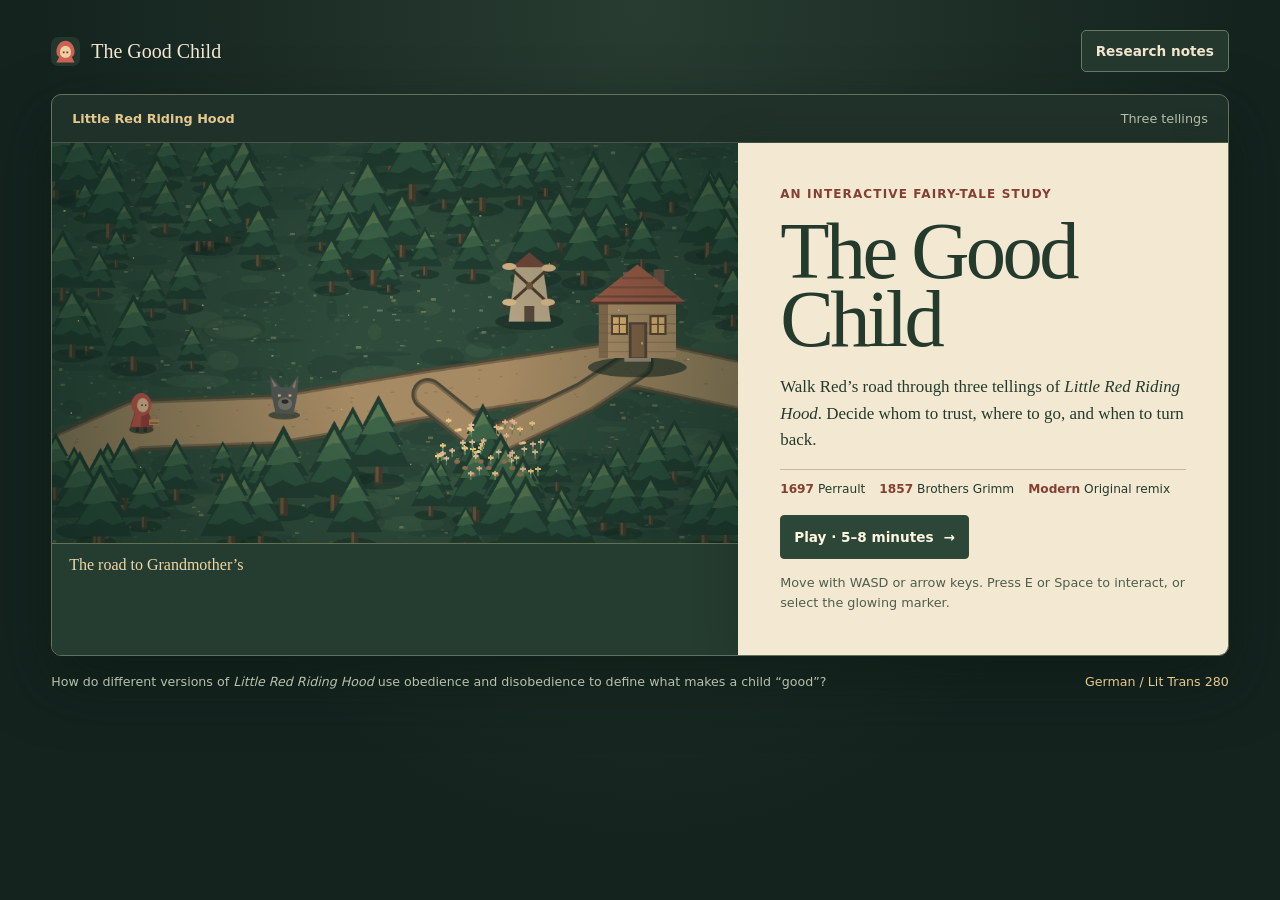
<file: index.html>
<!doctype html>
<html lang="en">
<head>
  <meta charset="utf-8">
  <meta name="viewport" content="width=device-width, initial-scale=1">
  <meta name="theme-color" content="#14231e">
  <title>The Good Child</title>
  <link rel="icon" href="hood.svg" type="image/svg+xml">
  <link rel="stylesheet" href="style.css">
  <script src="story.js" defer></script>
  <script src="forest.js" defer></script>
  <script src="game.js" defer></script>
</head>
<body>
  <main class="shell">
    <header class="topbar">
      <div class="brand"><img src="hood.svg" alt="" width="29" height="29"> The Good Child</div>
      <button id="researchButton" class="quiet-button" type="button">Research notes</button>
    </header>

    <section class="book" id="book" data-mode="start" aria-label="The Good Child">
      <div class="book-bar">
        <p id="chapterLabel">Little Red Riding Hood</p>
        <ol id="chapterProgress" aria-label="Chapter progress" hidden>
          <li>Perrault</li><li>Grimm</li><li>Remix</li>
        </ol>
        <p id="stepLabel">Three tellings</p>
      </div>
      <div class="spread">
        <div class="forest-page">
          <div class="map">
            <canvas id="game" width="960" height="560" aria-label="Illustrated top-down forest"></canvas>
            <button id="mapMarker" class="map-marker" type="button" hidden><span aria-hidden="true">✦</span><span class="visually-hidden" id="mapMarkerLabel"></span></button>
          </div>
          <div class="map-caption">
            <span id="mapCaption">The road to Grandmother’s</span>
            <span id="provision"></span>
          </div>
          <div id="touchControls" class="touch-controls" hidden>
            <div class="dpad" aria-label="Movement controls">
              <button data-dir="left" aria-label="Move left">←</button>
              <button data-dir="up" aria-label="Move up">↑</button>
              <button data-dir="down" aria-label="Move down">↓</button>
              <button data-dir="right" aria-label="Move right">→</button>
            </div>
            <button id="touchAction" class="quiet-button" type="button">Interact</button>
          </div>
        </div>
        <article id="page" class="paper"></article>
      </div>
    </section>

    <footer class="below">
      <p>How do different versions of <i>Little Red Riding Hood</i> use obedience and disobedience to define what makes a child “good”?</p>
      <p>German / Lit Trans 280</p>
    </footer>
    <noscript><p>Enable JavaScript to play. <a href="research.html">Read the research and artist’s statement.</a></p></noscript>
  </main>

  <dialog id="researchDialog" aria-labelledby="researchTitle">
    <div class="research-head">
      <h2 id="researchTitle">Research notes</h2>
      <form method="dialog"><button class="quiet-button" type="submit" autofocus>Close</button></form>
    </div>
    <section>
      <h3>1697 · Charles Perrault</h3>
      <p>The cakes, butter, mill, and two roads come from the tale. Mother sends Red on an errand. The warning about the danger of apparently gentle wolves comes from Perrault’s final moral. <a href="research.html#perrault">Source citation</a></p>
    </section>
    <section>
      <h3>1857 · Jacob and Wilhelm Grimm</h3>
      <p>Mother’s rules concern the path and proper manners. The first wolf is followed by a second encounter in which Grandmother and Red work together. <a href="research.html#grimm">Source citation</a></p>
    </section>
    <section>
      <h3>Original modern remix inspired by Thurber and Dahl</h3>
      <p>The published parodies let Red defeat the wolf. The lantern, footprints, and nonviolent responses are original to this game. <a href="research.html#primary">Primary sources</a></p>
    </section>
    <p><a href="research.html">Artist’s statement and full works cited</a></p>
  </dialog>
</body>
</html>
</file>
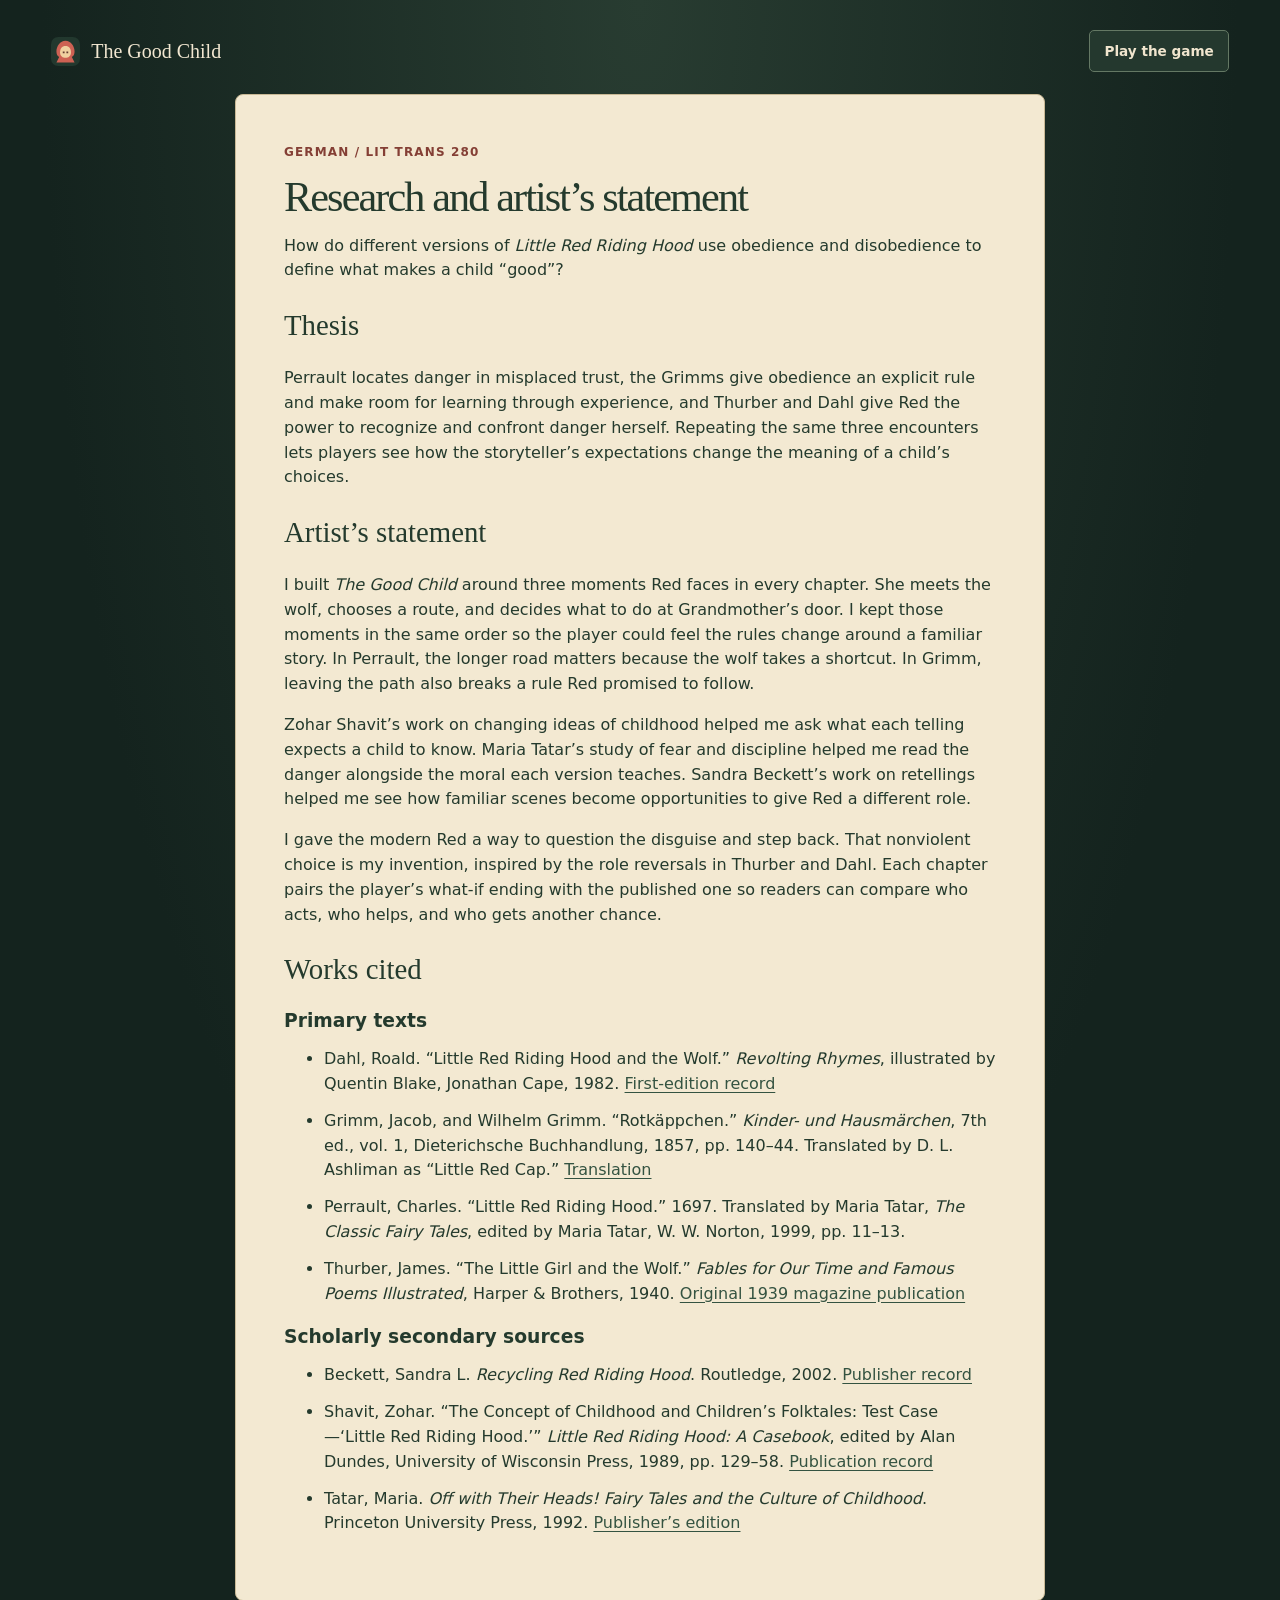
<file: research.html>
<!doctype html>
<html lang="en">
<head>
  <meta charset="utf-8">
  <meta name="viewport" content="width=device-width, initial-scale=1">
  <meta name="theme-color" content="#14231e">
  <title>Research and artist’s statement | The Good Child</title>
  <link rel="icon" href="hood.svg" type="image/svg+xml">
  <link rel="stylesheet" href="style.css">
</head>
<body>
  <main class="shell">
    <header class="topbar">
      <div class="brand"><img src="hood.svg" alt="" width="29" height="29"> The Good Child</div>
      <a class="quiet-button" href="index.html">Play the game</a>
    </header>
    <article class="research-sheet">
      <p class="eyebrow">German / Lit Trans 280</p>
      <h1>Research and artist’s statement</h1>
      <p>How do different versions of <i>Little Red Riding Hood</i> use obedience and disobedience to define what makes a child “good”?</p>

      <h2>Thesis</h2>
      <p>Perrault locates danger in misplaced trust, the Grimms give obedience an explicit rule and make room for learning through experience, and Thurber and Dahl give Red the power to recognize and confront danger herself. Repeating the same three encounters lets players see how the storyteller’s expectations change the meaning of a child’s choices.</p>

      <h2 id="artist-statement">Artist’s statement</h2>
      <div class="statement">
        <p>I built <i>The Good Child</i> around three moments Red faces in every chapter. She meets the wolf, chooses a route, and decides what to do at Grandmother’s door. I kept those moments in the same order so the player could feel the rules change around a familiar story. In Perrault, the longer road matters because the wolf takes a shortcut. In Grimm, leaving the path also breaks a rule Red promised to follow.</p>
        <p>Zohar Shavit’s work on changing ideas of childhood helped me ask what each telling expects a child to know. Maria Tatar’s study of fear and discipline helped me read the danger alongside the moral each version teaches. Sandra Beckett’s work on retellings helped me see how familiar scenes become opportunities to give Red a different role.</p>
        <p>I gave the modern Red a way to question the disguise and step back. That nonviolent choice is my invention, inspired by the role reversals in Thurber and Dahl. Each chapter pairs the player’s what-if ending with the published one so readers can compare who acts, who helps, and who gets another chance.</p>
      </div>

      <h2 id="works-cited">Works cited</h2>
      <h3 id="primary">Primary texts</h3>
      <ul>
        <li id="dahl">Dahl, Roald. “Little Red Riding Hood and the Wolf.” <i>Revolting Rhymes</i>, illustrated by Quentin Blake, Jonathan Cape, 1982. <a href="https://obnb.uk/p10656672-roald-dahls-revolting-rhymes">First-edition record</a></li>
        <li id="grimm">Grimm, Jacob, and Wilhelm Grimm. “Rotkäppchen.” <i>Kinder- und Hausmärchen</i>, 7th ed., vol. 1, Dieterichsche Buchhandlung, 1857, pp. 140–44. Translated by D. L. Ashliman as “Little Red Cap.” <a href="https://sites.pitt.edu/~dash/grimm026.html">Translation</a></li>
        <li id="perrault">Perrault, Charles. “Little Red Riding Hood.” 1697. Translated by Maria Tatar, <i>The Classic Fairy Tales</i>, edited by Maria Tatar, W. W. Norton, 1999, pp. 11–13.</li>
        <li id="thurber">Thurber, James. “The Little Girl and the Wolf.” <i>Fables for Our Time and Famous Poems Illustrated</i>, Harper &amp; Brothers, 1940. <a href="https://www.newyorker.com/magazine/1939/01/21/james-thurber-fables-for-our-time-i">Original 1939 magazine publication</a></li>
      </ul>

      <h3>Scholarly secondary sources</h3>
      <ul>
        <li>Beckett, Sandra L. <i>Recycling Red Riding Hood</i>. Routledge, 2002. <a href="https://www.routledge.com/x/x/p/book/9780415803670">Publisher record</a></li>
        <li>Shavit, Zohar. “The Concept of Childhood and Children’s Folktales: Test Case—‘Little Red Riding Hood.’” <i>Little Red Riding Hood: A Casebook</i>, edited by Alan Dundes, University of Wisconsin Press, 1989, pp. 129–58. <a href="https://cris.tau.ac.il/en/publications/the-concept-of-childhood-and-childrens-folktales-test-case-little/">Publication record</a></li>
        <li>Tatar, Maria. <i>Off with Their Heads! Fairy Tales and the Culture of Childhood</i>. Princeton University Press, 1992. <a href="https://www.jstor.org/stable/j.ctv10vm2kr">Publisher’s edition</a></li>
      </ul>
    </article>
  </main>
</body>
</html>
</file>
<file: style.css>
:root {
  color-scheme: dark;
  --background: #14231e;
  --frame: #203129;
  --line: #455747;
  --muted: #b6c0ad;
  --gold: #e5c88f;
  --paper: #f3e9d2;
  --ink: #243a2d;
  --faded-ink: #4f5e4c;
  --red: #843f35;
  --paper-line: #c8b895;
  --serif: Georgia, 'Times New Roman', serif;
  font-family: system-ui, sans-serif;
}

* { box-sizing: border-box; }

[hidden] { display: none !important; }

body {
  margin: 0;
  background: radial-gradient(ellipse at top, #283c31, var(--background) 66%);
  color: #f2e7d1;
  min-height: 100vh;
}

button, a { -webkit-tap-highlight-color: transparent; }
button { cursor: pointer; font: inherit; }
a { color: inherit; text-underline-offset: 0.18em; }
button:focus-visible, a:focus-visible { outline: 3px solid #bb824b; outline-offset: 3px; }
h1:focus, h2:focus { outline: none; }
p { line-height: 1.55; }

.shell { width: min(1280px, 100%); margin: auto; padding: 30px clamp(16px, 4vw, 54px) 28px; }
.topbar { display: flex; align-items: center; justify-content: space-between; gap: 16px; margin: 0 0 22px; }
.brand { display: flex; align-items: center; gap: 11px; font-family: var(--serif); font-size: 1.25rem; }
.brand img { display: block; }

.quiet-button {
  display: inline-flex;
  align-items: center;
  justify-content: center;
  padding: 8px 14px;
  min-height: 42px;
  background: #24382e;
  border: 1px solid #647864;
  border-radius: 5px;
  color: #f0e5ce;
  text-decoration: none;
  font-weight: 600;
  font-size: 0.85rem;
}

.quiet-button:hover { background: #344c3c; }
.quiet-button:disabled { opacity: 0.55; cursor: default; }

.book {
  background: var(--frame);
  border: 1px solid #60725e;
  border-radius: 10px;
  overflow: hidden;
  box-shadow: 0 25px 60px #0a171283;
}

.book-bar {
  display: grid;
  grid-template-columns: minmax(0, 1fr) auto minmax(0, 1fr);
  align-items: center;
  min-height: 48px;
  padding: 7px 20px;
  border-bottom: 1px solid var(--line);
  gap: 12px;
  color: var(--muted);
  font-size: 0.8rem;
}

.book-bar p { margin: 0; }
#chapterLabel { color: var(--gold); font-weight: 650; }
#stepLabel { grid-column: 3; text-align: right; }

#chapterProgress { display: flex; list-style: none; padding: 0; margin: 0; gap: 6px; }
#chapterProgress li { padding: 3px 8px; border-radius: 3px; }
#chapterProgress li[aria-current] { background: #3d5040; color: #f4dfb4; }
#chapterProgress li.done { color: #e7aa91; }

.spread { display: grid; grid-template-columns: minmax(0, 1.4fr) minmax(330px, 1fr); }
.forest-page { min-width: 0; background: #253c30; }
.map { position: relative; }
canvas { display: block; width: 100%; height: auto; }
.map-caption {
  display: flex;
  justify-content: space-between;
  gap: 10px;
  padding: 12px 17px;
  border-top: 1px solid #667053;
  color: #eed7a6;
  font-family: var(--serif);
  font-size: 1rem;
}
#provision { color: #d8c9a9; font: 0.75rem system-ui, sans-serif; text-align: right; }

.map-marker {
  position: absolute;
  transform: translate(-50%, -50%);
  width: 42px;
  height: 42px;
  display: grid;
  place-items: center;
  background: #e7cc91;
  color: #594633;
  border: 2px solid #fae9bb;
  border-radius: 50%;
  box-shadow: 0 0 0 4px #382e23b0, 0 0 22px #ffcd6bd1;
  font-size: 1.4rem;
}
.map-marker:hover { background: #ffedbb; }

.paper {
  color-scheme: light;
  background: var(--paper);
  color: var(--ink);
  min-width: 0;
  padding: clamp(22px, 3.3vw, 44px);
  box-shadow: -10px 0 30px #192b234f;
}

.eyebrow { margin: 0 0 13px; color: var(--red); font-size: 0.75rem; font-weight: 750; letter-spacing: 0.095em; text-transform: uppercase; }
.paper h1, .paper h2, .research-sheet h1, #researchDialog h2 {
  margin: 0 0 16px;
  font: 400 clamp(2rem, 3.3vw, 3.5rem)/1.02 var(--serif);
  letter-spacing: -0.045em;
}
.paper h1 { font-size: clamp(3.4rem, 6.3vw, 6rem); line-height: 0.84; margin-bottom: 22px; }

.lead { font: 1.06rem/1.55 var(--serif); margin: 0 0 16px; }
.contents { display: flex; flex-wrap: wrap; gap: 7px 14px; padding: 12px 0 0; margin: 0 0 17px; list-style: none; border-top: 1px solid var(--paper-line); font-size: 0.76rem; }
.contents li { white-space: nowrap; }
.contents time, .contents span { font-weight: 700; color: var(--red); }

.actions { display: flex; align-items: stretch; flex-wrap: wrap; gap: 8px; margin-top: 19px; }
.page-button {
  display: inline-flex;
  gap: 10px;
  align-items: center;
  justify-content: center;
  min-height: 44px;
  padding: 9px 13px;
  border: 1px solid #324a3a;
  border-radius: 4px;
  background: #2c4737;
  color: #fff6e2;
  font: 650 0.85rem/1.4 system-ui, sans-serif;
  text-decoration: none;
}
.page-button:hover { background: #42654d; }
.secondary { color: var(--ink); background: transparent; border-color: #929785; }
.secondary:hover { background: #e4dbc3; }

.choices { display: grid; gap: 9px; margin-top: 22px; }
.choice-button { justify-content: flex-start; text-align: left; padding: 11px; color: var(--ink); background: #fbf3df; border-color: #aa9c7e; }
.choice-button:hover { background: #eadebd; border-color: #85634b; }
.key-number { display: grid; place-items: center; flex: 0 0 25px; height: 25px; border: 1px solid #cbbb9b; border-radius: 3px; color: var(--red); }

.controls, .citation { margin: 14px 0 0; color: var(--faded-ink); font-size: 0.8rem; }
.reflection { color: #654c3a; font: italic 1rem/1.45 var(--serif); margin: 16px 0 0; }
.reflection:empty { display: none; }

.outcome, .source { padding: 12px 14px; margin-top: 12px; border: 1px solid var(--paper-line); border-radius: 3px; background: #f9f0db; }
.outcome { border-left: 4px solid #a15146; }
.source { background: #e7e6d1; border-color: #b8bca1; border-left: 4px solid #667c5c; }
.outcome h3, .source h3, .comparison h3 { margin: 0 0 4px; font-size: 0.88rem; }
.outcome p, .source p, .comparison p { margin: 0; font-size: 0.87rem; }
.source .citation, .comparison .citation { margin-top: 7px; font-size: 0.76rem; }

.book[data-mode="end"] .spread { grid-template-columns: minmax(0, 1fr) minmax(0, 1.75fr); }
.comparison { display: grid; grid-template-columns: repeat(3, minmax(0, 1fr)); gap: 8px; }
.comparison section { border: 1px solid var(--paper-line); border-radius: 3px; padding: 12px; background: #f9efda; }
.comparison .route { margin-top: 9px; }
.route strong { display: block; color: var(--red); }

.touch-controls { display: none; justify-content: space-between; align-items: center; gap: 8px; padding: 8px 11px; background: #1b3026; }
.dpad { display: flex; gap: 4px; }
.dpad button {
  min-width: 44px;
  min-height: 44px;
  touch-action: none;
  border: 1px solid #677963;
  background: #324d3b;
  border-radius: 4px;
  color: #fbefd2;
  font-size: 1.2rem;
}

.below { display: flex; justify-content: space-between; gap: 16px; margin-top: 16px; color: var(--muted); font-size: 0.79rem; }
.below p { margin: 0; }
.below p:last-child { white-space: nowrap; color: var(--gold); }

#researchDialog, .research-sheet {
  color-scheme: light;
  color: var(--ink);
  background: var(--paper);
  border: 1px solid var(--paper-line);
  border-radius: 8px;
  padding: clamp(20px, 4vw, 48px);
}
#researchDialog { width: min(625px, calc(100% - 26px)); max-height: 87dvh; box-shadow: 0 16px 55px #0a170ec0; }
#researchDialog::backdrop { background: #0d1c16bc; }
#researchDialog h2 { margin: 0; font-size: clamp(1.9rem, 5vw, 2.5rem); }
.research-head { display: flex; justify-content: space-between; align-items: center; gap: 10px; }
#researchDialog section { margin-top: 17px; padding-top: 12px; border-top: 1px solid var(--paper-line); }
#researchDialog h3 { margin: 0; font-size: 0.96rem; }
#researchDialog p { margin: 7px 0 0; font-size: 0.9rem; }
#researchDialog section + p { margin-top: 20px; font-weight: 650; }
.research-sheet { max-width: 810px; margin: auto; }
.research-sheet h2 { font: 400 1.8rem var(--serif); margin-top: 26px; }
.research-sheet h3 { margin: 20px 0 10px; }
.research-sheet li { margin: 0 0 12px; line-height: 1.55; }
.research-sheet a, #researchDialog a { color: #345341; }

.visually-hidden {
  position: absolute;
  width: 1px;
  height: 1px;
  overflow: hidden;
  clip-path: inset(50%);
  white-space: nowrap;
}

@media (hover: none), (pointer: coarse) {
  .touch-controls { display: flex; }
}

@media (max-width: 780px) {
  .shell { padding-top: 15px; }
  .topbar { margin-bottom: 13px; }
  .spread, .book[data-mode="end"] .spread { grid-template-columns: minmax(0, 1fr); }
  .paper { box-shadow: none; }
  .paper h1 br { display: none; }
  .paper h1 { font-size: clamp(2.9rem, 10vw, 4.65rem); }
  .book-bar { padding: 6px 12px; gap: 4px; font-size: 0.7rem; }
  #chapterProgress { gap: 2px; }
  #chapterProgress li { padding: 3px 5px; }
  .map-caption { padding: 8px 12px; font-size: 0.87rem; }
  .below { display: grid; gap: 6px; }
}

@media (max-width: 490px) {
  .shell { padding-right: 12px; padding-left: 12px; }
  .map-caption { font-size: 0.8rem; }
  #provision { font-size: 0.68rem; }
  .comparison { grid-template-columns: 1fr; }
  .table-of-contents { padding-left: 18px; }
}
</file>
